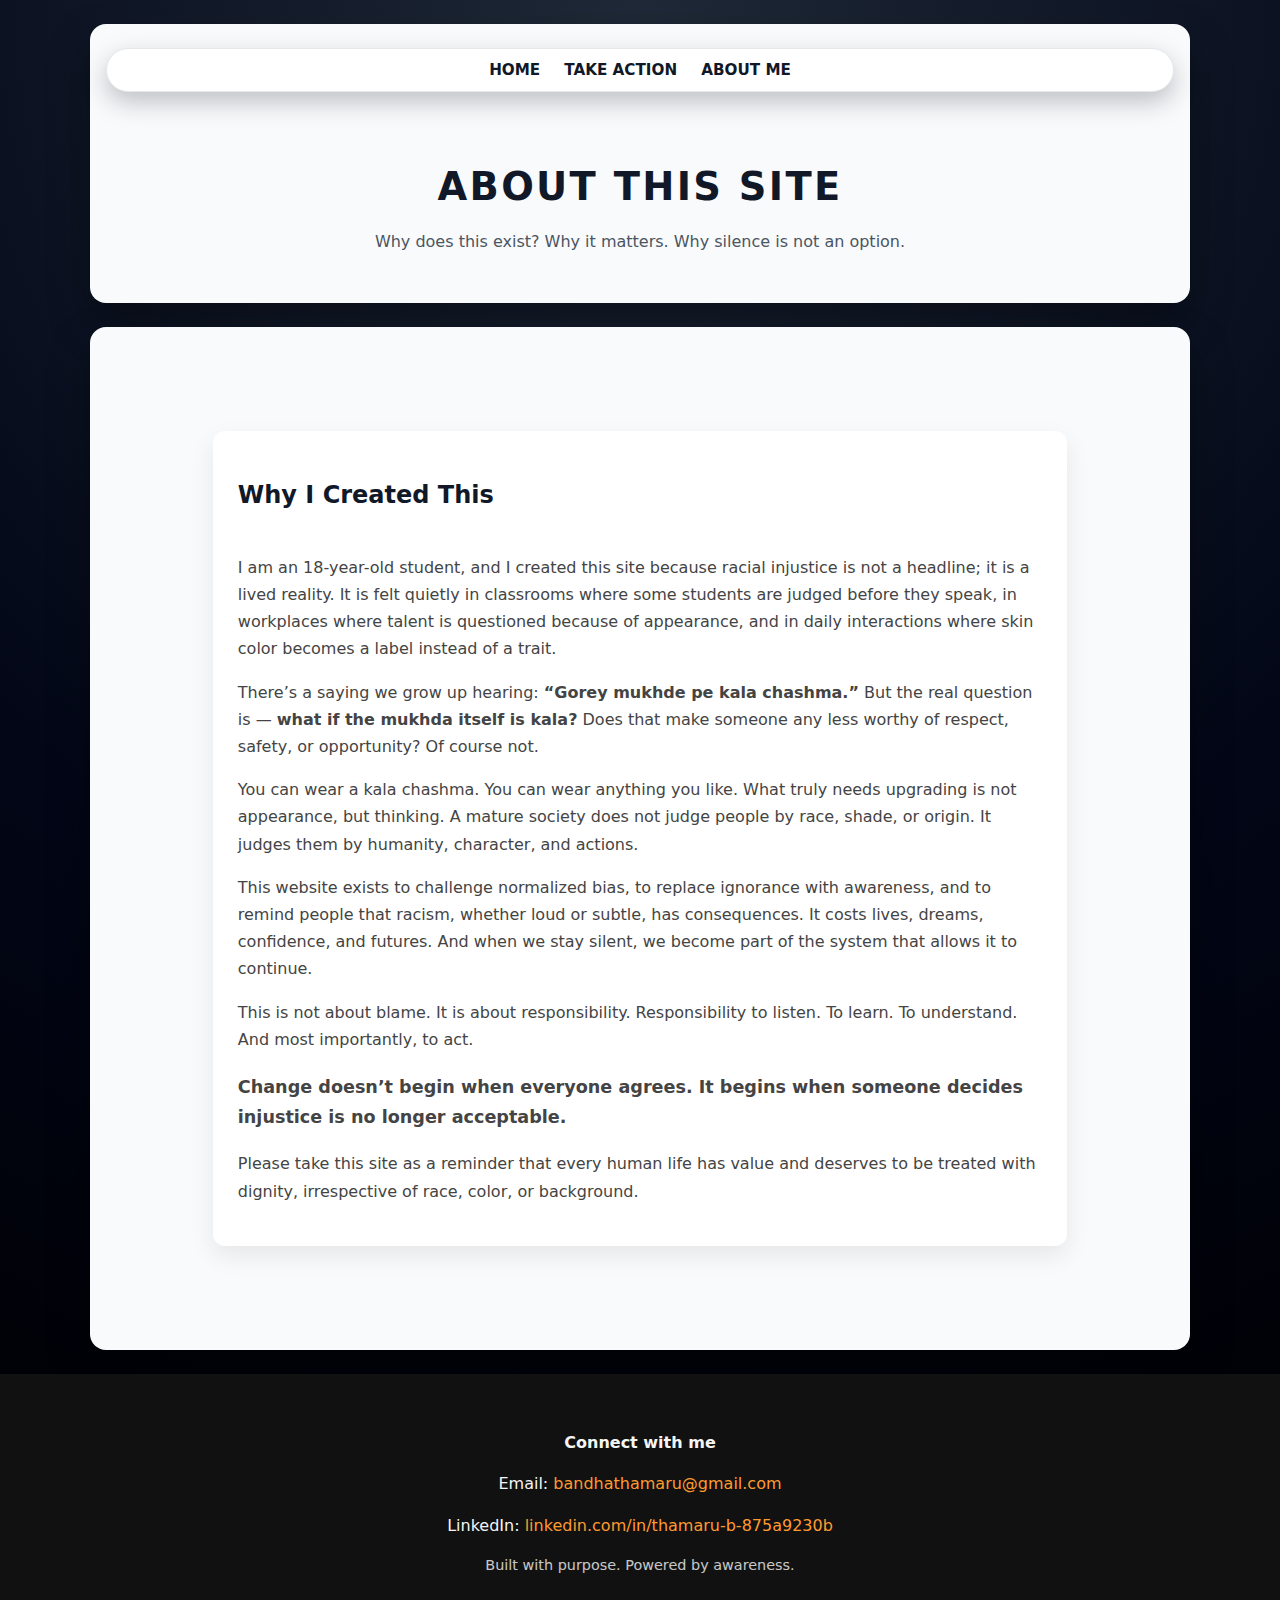
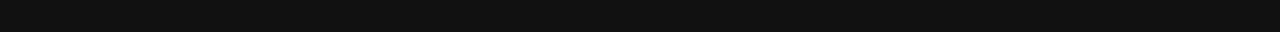
<file: about.html>
<!DOCTYPE html>
<html lang="en">
  <head>
    <meta charset="utf-8" />
    <meta name="viewport" content="width=device-width, initial-scale=1" />
    <title>About Me – Color of Change</title>

    <!-- stylesheet -->
    <link rel="stylesheet" href="style.css" />
  </head>

  <body>
    <!-- HEADER + NAV -->
    <header class="site-header">
      <nav class="main-nav">
        <ul>
          <li><a href="index.html">HOME</a></li>
          <li><a href="takeaction.html">TAKE ACTION</a></li>
          <li><a href="about.html">ABOUT ME</a></li>
        </ul>
      </nav>

      <div class="hero">
        <h1>ABOUT THIS SITE</h1>
        <p>Why does this exist? Why it matters. Why silence is not an option.</p>
      </div>
    </header>

    <main>
      <!-- ABOUT SECTION -->
      <section class="info-section">
        <div class="info-box">
          <h2>Why I Created This</h2>

          <p>
            I am an 18-year-old student, and I created this site because racial 
            injustice is not a headline; it is a lived reality. It is felt 
            quietly in classrooms where some students are judged before they
            speak, in workplaces where talent is questioned because of appearance, 
            and in daily interactions where skin color becomes a label instead of a trait.
          </p>

          <p>
            There’s a saying we grow up hearing:
            <strong>“Gorey mukhde pe kala chashma.”</strong>
            But the real question is —
            <strong>what if the mukhda itself is kala?</strong>
            Does that make someone any less worthy of respect, safety, or
            opportunity? Of course not.
          </p>

          <p>
            You can wear a kala chashma. You can wear anything you like.
            What truly needs upgrading is not appearance, but thinking.
            A mature society does not judge people by race, shade, or origin.
            It judges them by humanity, character, and actions.
          </p>

          <p>
            This website exists to challenge normalized bias, to replace
            ignorance with awareness, and to remind people that racism,
            whether loud or subtle, has consequences. It costs lives, dreams,
            confidence, and futures. And when we stay silent, we become part of
            the system that allows it to continue.
          </p>

          <p>
            This is not about blame. It is about responsibility.
            Responsibility to listen. To learn. To understand.
            And most importantly, to act.
          </p>

          <p class="hook">
            Change doesn’t begin when everyone agrees.
            It begins when someone decides injustice is no longer acceptable.
          </p>
          <p> Please take this site as a reminder that every human life has value and deserves
            to be treated with dignity, irrespective of race, color, or background.</p>
        </div>
      </section>
    </main>

    <!-- FOOTER -->
    <footer class="site-footer">
      <p><strong>Connect with me</strong></p>
      <p>
        Email:
        <a href="mailto:bandhathamaru@gmail.com">bandhathamaru@gmail.com</a>
      </p>
      <p>
        LinkedIn:
        <a href="www.linkedin.com/in/thamaru-b-875a9230b" target="_blank">
          linkedin.com/in/thamaru-b-875a9230b
        </a>
      </p>
      <p class="footer-note">
        Built with purpose. Powered by awareness.
      </p>
    </footer>
  </body>
</html>
</file>
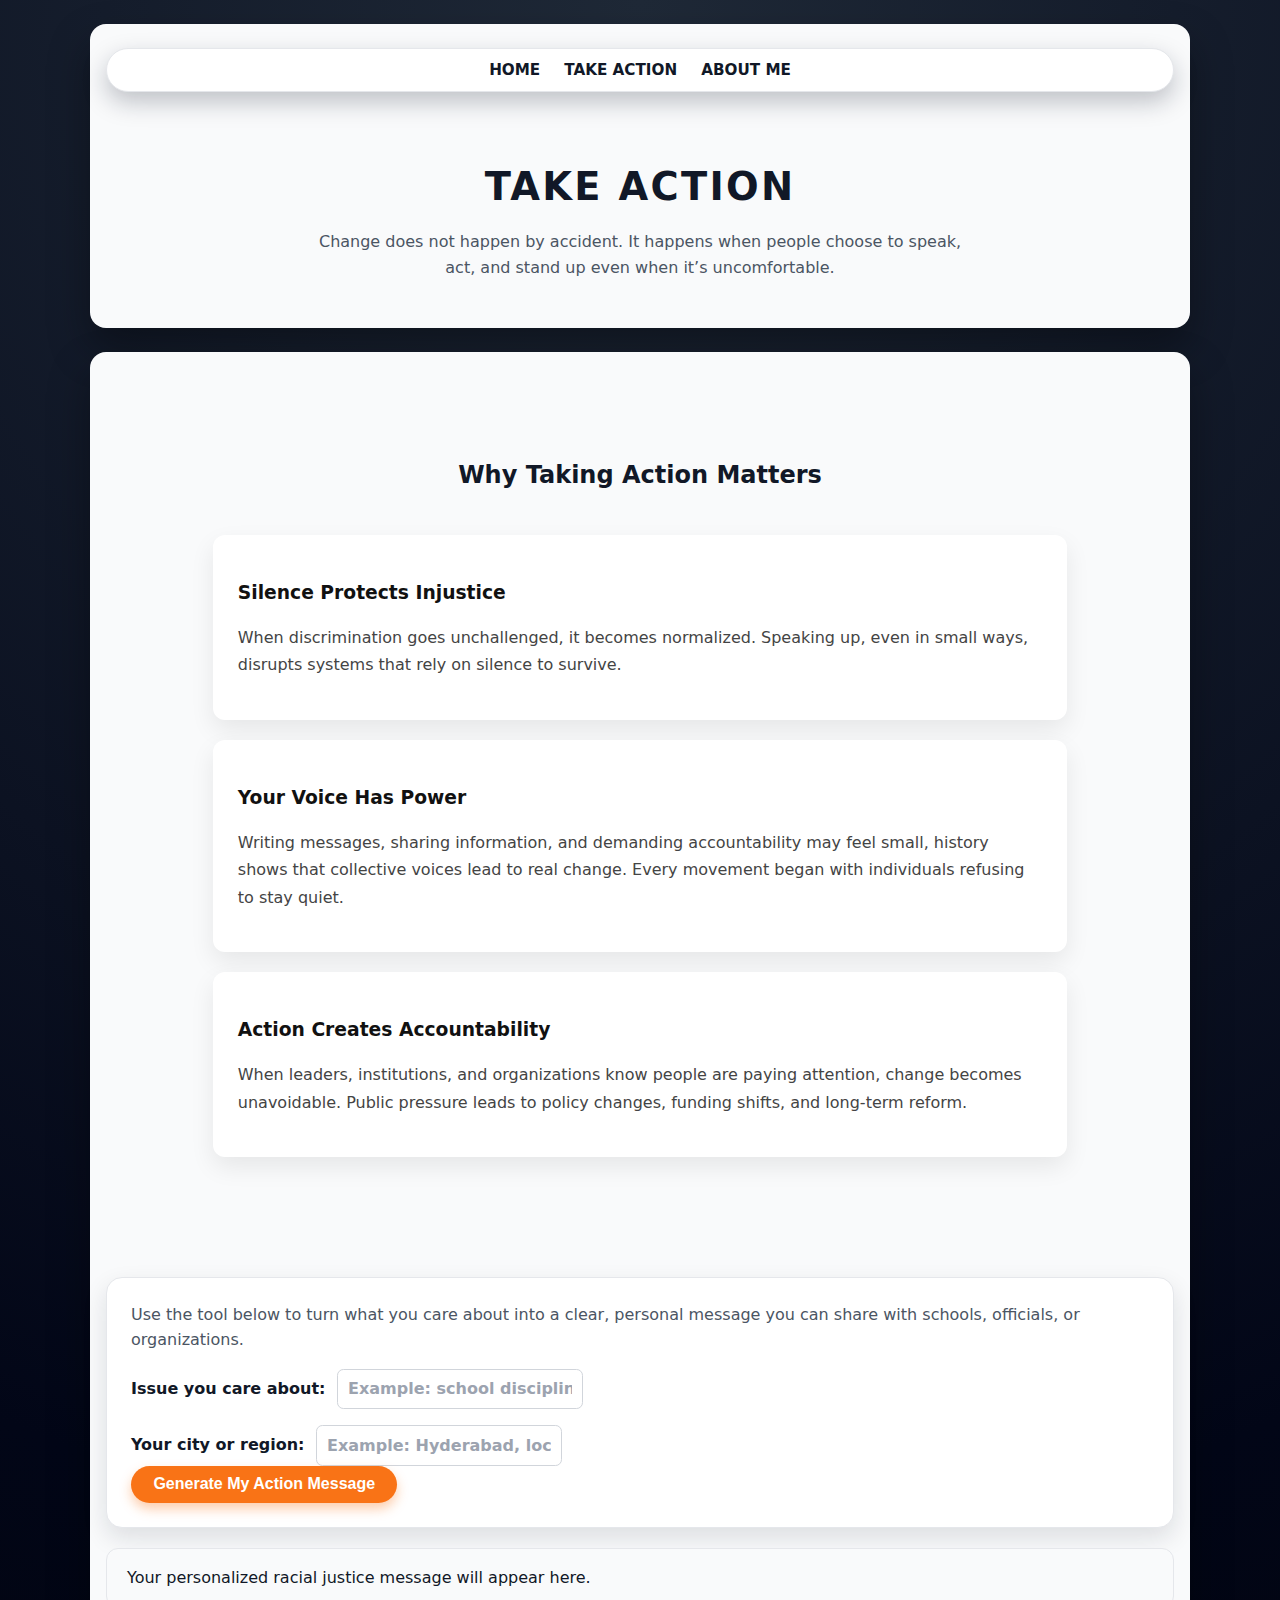
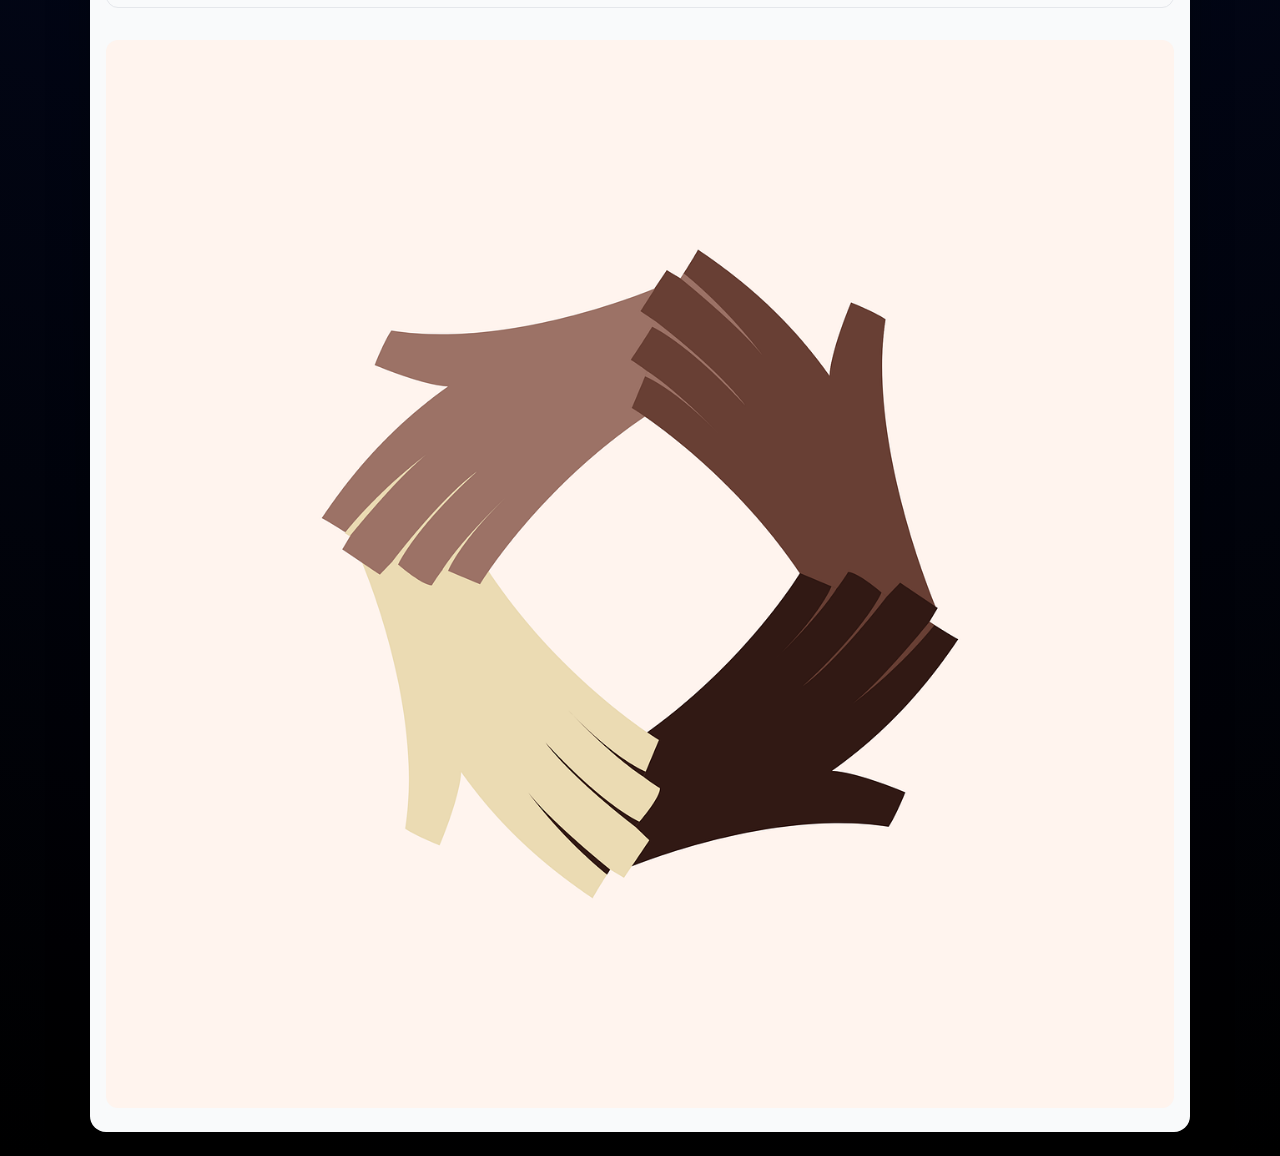
<file: takeaction.html>
<!DOCTYPE html>
<html lang="en">
  <head>
    <meta charset="utf-8" />
    <meta name="viewport" content="width=device-width, initial-scale=1" />
    <title>Take Action – Color of Change</title>
    <link rel="stylesheet" href="style.css" />
    <script src="script.js" defer></script>
  </head>

  <body>
    <header class="site-header">
      <nav class="main-nav">
        <ul>
          <li><a href="index.html">HOME</a></li>
          <li><a href="takeaction.html">TAKE ACTION</a></li>
          <li><a href="about.html">ABOUT ME</a></li>
        </ul>
      </nav>

      <div class="hero">
        <h1>TAKE ACTION</h1>
        <p>
          Change does not happen by accident. It happens when people choose to
          speak, act, and stand up even when it’s uncomfortable.
        </p>
      </div>
    </header>

    <main>
      <section class="info-section">
        <h2>Why Taking Action Matters</h2>

        <div class="info-box">
          <h3>Silence Protects Injustice</h3>
          <p>
            When discrimination goes unchallenged, it becomes normalized.
            Speaking up, even in small ways, disrupts systems that rely on
            silence to survive.
          </p>
        </div>

        <div class="info-box">
          <h3>Your Voice Has Power</h3>
          <p>
            Writing messages, sharing information, and demanding accountability
            may feel small, history shows that collective voices lead to
            real change. Every movement began with individuals refusing to stay
            quiet.
          </p>
        </div>

        <div class="info-box">
          <h3>Action Creates Accountability</h3>
          <p>
            When leaders, institutions, and organizations know people are paying
            attention, change becomes unavoidable. Public pressure leads to
            policy changes, funding shifts, and long-term reform.
          </p>
        </div>
      </section>

      <!-- ACTION TOOL -->
      <section class="action-section">
        <div class="action-box">
          <p>
            Use the tool below to turn what you care about into a clear, personal
            message you can share with schools, officials, or organizations.
          </p>

          <label>
            Issue you care about:
            <input
              type="text"
              id="issue-input"
              placeholder="Example: school discipline, housing, policing"
            />
          </label>

          <label>
            Your city or region:
            <input
              type="text"
              id="location-input"
              placeholder="Example: Hyderabad, local school district"
            />
          </label>

          <button id="message-button">Generate My Action Message</button>
        </div>

        <p id="message-output">
          Your personalized racial justice message will appear here.
        </p>

        <img src="racism-3.png" alt="Community standing together" />
      </section>
    </main>
  </body>
</html>
</file>
<file: style.css>
/*RESET / BASE */

*,
*::before,
*::after {
  box-sizing: border-box;
}

body {
  margin: 0;
  font-family: system-ui, -apple-system, BlinkMacSystemFont, "Segoe UI",
    sans-serif;
  
  background: radial-gradient(circle at top, #1f2937 0, #020617 55%, #000 100%);
  color: #e5e7eb;
  line-height: 1.6;
}

/* white content panels sitting on dark background */
.site-header,
main {
  max-width: 1100px;
  margin: 1.5rem auto;
  padding: 1.5rem 1rem;
  background-color: #f9fafb;
  border-radius: 1rem;
  box-shadow: 0 20px 40px rgba(0, 0, 0, 0.35);
  color: #111827; 
}

/* NAV  */

.main-nav {
  background-color: #ffffff;
  border-radius: 999px;
  border: 1px solid #e5e7eb;
  padding: 0.5rem 1.25rem;
  box-shadow: 0 10px 25px rgba(15, 23, 42, 0.25);
  margin-bottom: 1.5rem;
}

.main-nav ul {
  list-style: none;
  display: flex;
  gap: 1.5rem;
  padding: 0;
  margin: 0;
  justify-content: center; 
  align-items: center;
}

.main-nav a {
  text-decoration: none;
  font-size: 0.95rem;
  font-weight: 600;
  color: #111827;
}

.main-nav a:hover {
  color: #f97316; 
}

/* HERO */

.hero {
  text-align: center;
  padding: 2.5rem 0 1.5rem;
}

.hero h1 {
  font-size: 2.4rem;
  margin: 0;
  letter-spacing: 0.06em;
  text-transform: uppercase;
}

.hero p {
  max-width: 650px;
  margin: 0.75rem auto 0;
  color: #4b5563;
}

/* CARD GRID (3 image boxes) */

.card-grid {
  display: grid;
  grid-template-columns: repeat(3, 1fr);
  gap: 1.5rem;
  margin-top: 2rem;
}

.card {
  background-color: #ffffff;
  border-radius: 0.75rem;
  border: 1px solid #e5e7eb;
  padding: 1rem;
  text-align: center;
  box-shadow: 0 8px 18px rgba(15, 23, 42, 0.08);
  transition: transform 0.15s ease, box-shadow 0.15s ease;
}

.card:hover {
  transform: translateY(-4px);
  box-shadow: 0 14px 28px rgba(15, 23, 42, 0.15);
}

.card img {
  max-width: 100%;
  height: auto;
  border-radius: 0.5rem;
  display: block;
  margin-bottom: 0.75rem;
}

.card p {
  margin: 0.25rem 0 0;
  color: #4b5563;
}

/*  WHY SECTION */

.why-section {
  margin-top: 2.5rem;
  text-align: center;
}

.why-section h2 {
  font-size: 1.8rem;
  margin-bottom: 0.5rem;
}

.why-section p {
  max-width: 700px;
  margin: 0 auto;
  color: #4b5563;
}

/*  FACTS SECTION */

.facts-section {
  margin-top: 3rem;
  text-align: center;
}

.facts-section h2 {
  font-size: 1.8rem;
  margin-bottom: 0.5rem;
}

.facts-section > p {
  max-width: 650px;
  margin: 0.5rem auto 0;
  color: #6b7280;
}

/* fact box */

.fact-box {
  background-color: #fffbeb; 
  border-radius: 1rem;
  border: 1px solid #facc15;
  padding: 1.5rem;
  max-width: 600px;
  margin: 2rem auto 1rem;
}

.fact-box p {
  color: #4b5563;
}

/* generated fact text (home page) */
#fact {
  max-width: 650px;
  margin: 1rem auto 2rem;
  font-weight: 600;
  font-size: 1.05rem;
  color: #0f172a;
}

/* TAKE ACTION PAGE*/

.action-section {
  margin-top: 2.5rem;
}

.action-box {
  background-color: #ffffff;
  border-radius: 1rem;
  border: 1px solid #e5e7eb;
  padding: 1.5rem;
  box-shadow: 0 10px 24px rgba(15, 23, 42, 0.12);
}

.action-box p {
  margin-top: 0;
  color: #4b5563;
}

.action-box label {
  display: block;
  margin-top: 1rem;
  font-weight: 600;
  color: #111827;
}

/* text inputs */

input[type="text"] {
  display: inline-block;
  padding: 0.4rem 0.6rem;
  margin-left: 0.4rem;
  border-radius: 0.4rem;
  border: 1px solid #d1d5db;
  font: inherit;
  color: #111827;
}

input[type="text"]::placeholder {
  color: #9ca3af;
}

/* message output */

#message-output {
  margin-top: 1.25rem;
  padding: 1rem 1.25rem;
  background-color: #f9fafb;
  border-radius: 0.75rem;
  border: 1px solid #e5e7eb;
  color: #111827;
}

/* illustration on Take Action page */

.action-section img {
  width: 100%;
  max-width: 100%;
  height: auto;
  border-radius: 0.75rem;
  display: block;
  margin-top: 2rem;
  object-fit: cover;
}

/*  BUTTONS */

button {
  font-size: 1rem;
  font-weight: 600;
  padding: 0.6rem 1.4rem;
  border-radius: 999px;
  border: none;
  cursor: pointer;
  background-color: #f97316; /* orange */
  color: #ffffff;
  box-shadow: 0 6px 12px rgba(249, 115, 22, 0.35);
}

button:hover {
  background-color: #ea580c;
  box-shadow: 0 8px 16px rgba(249, 115, 22, 0.45);
}

/*  BOTTOM IMAGE*/

.bottom-image {
  margin: 2rem 0 1rem;
}

/* bottom images fill the width */
.bottom-image img {
  width: 100%;
  max-width: 100%;
  height: auto;
  border-radius: 0.75rem;
  display: block;
  object-fit: cover;
}

/* RESPONSIVE*/

@media (max-width: 768px) {
  .card-grid {
    grid-template-columns: 1fr;
  }

  .hero {
    padding-top: 1.75rem;
  }

  .main-nav ul {
    gap: 1rem;
    font-size: 0.9rem;
  }

  .action-box label {
    display: block;
  }

  input[type="text"] {
    margin-left: 0;
    margin-top: 0.35rem;
    width: 100%;
    max-width: 100%;
  }
}
.info-section {
  padding: 60px 10%;
  text-align: center;
}

.info-section h2 {
  margin-bottom: 40px;
}

.info-box {
  background: #ffffff;
  border-radius: 12px;
  padding: 25px;
  margin: 20px auto;
  max-width: 900px;
  box-shadow: 0 10px 25px rgba(0, 0, 0, 0.08);
  transition: all 0.3s ease;
  text-align: left;
}

.info-box:hover {
  transform: translateY(-6px);
  background: #fff8f0;
  box-shadow: 0 15px 35px rgba(255, 140, 0, 0.25);
}

.info-box h3 {
  margin-bottom: 10px;
  color: #111;
}

.info-box p {
  line-height: 1.7;
  color: #444;
}

.source {
  margin-top: 10px;
  font-size: 0.9rem;
}

.source a {
  color: #ff7a00;
  text-decoration: none;
}
.hook {
  margin-top: 20px;
  font-weight: 600;
  font-size: 1.1rem;
  color: #111;
}

.site-footer {
  text-align: center;
  padding: 40px 20px;
  background: #111;
  color: #f5f5f5;
}

.site-footer a {
  color: #ff9a2f;
  text-decoration: none;
}

.footer-note {
  margin-top: 15px;
  font-size: 0.9rem;
  opacity: 0.8;
}
</file>
